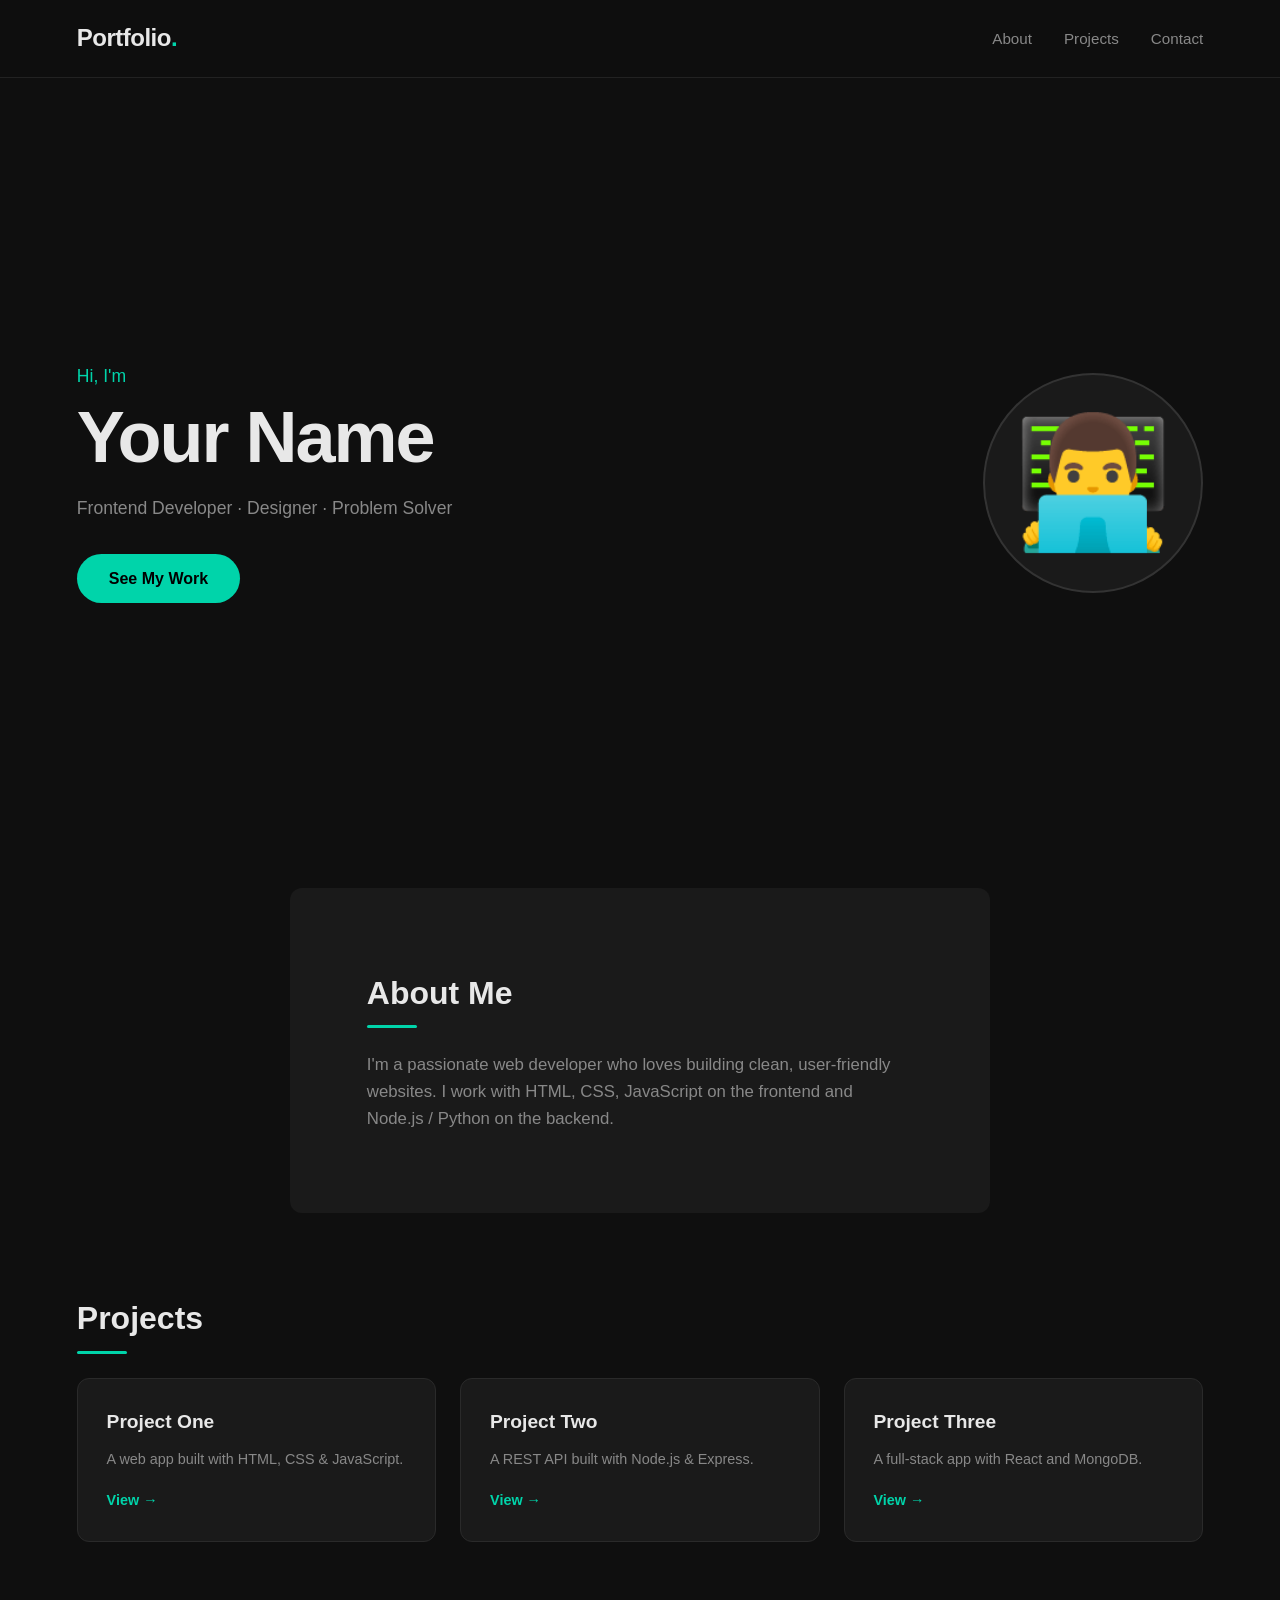
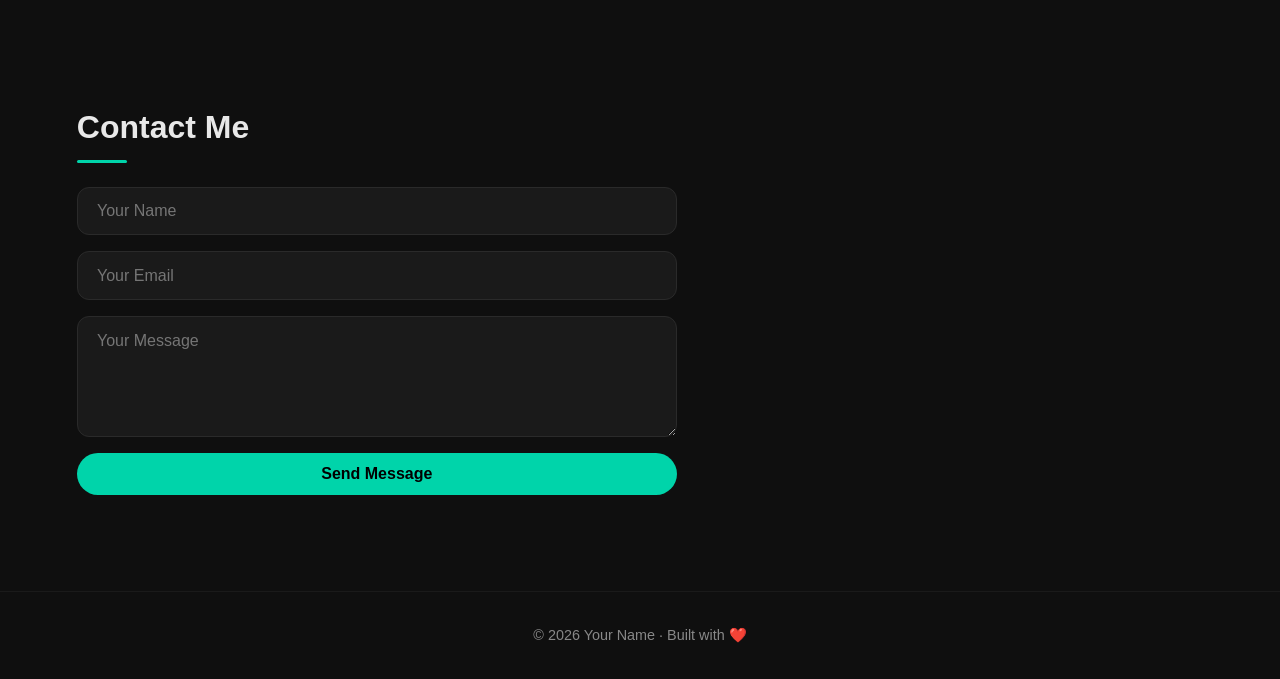
<file: frontend/index.html>
<!DOCTYPE html>
<html lang="en">
<head>
  <meta charset="UTF-8" />
  <meta name="viewport" content="width=device-width, initial-scale=1.0"/>
  <title>My Portfolio</title>
  <link rel="stylesheet" href="style.css" />
</head>
<body>

  <!-- NAVBAR -->
  <nav class="navbar">
    <div class="logo">Portfolio<span>.</span></div>
    <ul class="nav-links">
      <li><a href="#about">About</a></li>
      <li><a href="#projects">Projects</a></li>
      <li><a href="#contact">Contact</a></li>
    </ul>
  </nav>

  <!-- HERO -->
  <section class="hero">
    <div class="hero-text">
      <p class="greeting">Hi, I'm</p>
      <h1>Your Name</h1>
      <p class="tagline">Frontend Developer · Designer · Problem Solver</p>
      <a href="#projects" class="btn">See My Work</a>
    </div>
    <div class="hero-img">
      <div class="avatar-placeholder">👨‍💻</div>
    </div>
  </section>

  <!-- ABOUT -->
  <section class="about" id="about">
    <h2>About Me</h2>
    <p>I'm a passionate web developer who loves building clean, user-friendly websites. I work with HTML, CSS, JavaScript on the frontend and Node.js / Python on the backend.</p>
  </section>

  <!-- PROJECTS -->
  <section class="projects" id="projects">
    <h2>Projects</h2>
    <div class="card-grid">
      <div class="card">
        <h3>Project One</h3>
        <p>A web app built with HTML, CSS & JavaScript.</p>
        <a href="#" class="btn-sm">View →</a>
      </div>
      <div class="card">
        <h3>Project Two</h3>
        <p>A REST API built with Node.js & Express.</p>
        <a href="#" class="btn-sm">View →</a>
      </div>
      <div class="card">
        <h3>Project Three</h3>
        <p>A full-stack app with React and MongoDB.</p>
        <a href="#" class="btn-sm">View →</a>
      </div>
    </div>
  </section>

  <!-- CONTACT -->
  <section class="contact" id="contact">
    <h2>Contact Me</h2>
    <form id="contactForm">
      <input type="text" id="name" placeholder="Your Name" required />
      <input type="email" id="email" placeholder="Your Email" required />
      <textarea id="message" rows="5" placeholder="Your Message" required></textarea>
      <button type="submit" class="btn">Send Message</button>
      <p id="formStatus"></p>
    </form>
  </section>

  <!-- FOOTER -->
  <footer>
    <p>© 2026 Your Name · Built with ❤️</p>
  </footer>

  <script src="script.js"></script>
</body>
</html>
</file>
<file: frontend/style.css>
/* ===== RESET & BASE ===== */
* { margin: 0; padding: 0; box-sizing: border-box; }

:root {
  --bg: #0f0f0f;
  --surface: #1a1a1a;
  --accent: #00d4aa;
  --text: #e8e8e8;
  --muted: #888;
  --radius: 12px;
}

body {
  background: var(--bg);
  color: var(--text);
  font-family: 'Segoe UI', sans-serif;
  line-height: 1.6;
}

/* ===== NAVBAR ===== */
.navbar {
  display: flex;
  justify-content: space-between;
  align-items: center;
  padding: 1.2rem 6%;
  position: sticky;
  top: 0;
  background: rgba(15,15,15,0.95);
  backdrop-filter: blur(10px);
  border-bottom: 1px solid #222;
  z-index: 100;
}

.logo {
  font-size: 1.5rem;
  font-weight: 700;
  letter-spacing: -0.5px;
}
.logo span { color: var(--accent); }

.nav-links {
  list-style: none;
  display: flex;
  gap: 2rem;
}
.nav-links a {
  color: var(--muted);
  text-decoration: none;
  font-size: 0.95rem;
  transition: color 0.2s;
}
.nav-links a:hover { color: var(--accent); }

/* ===== HERO ===== */
.hero {
  min-height: 90vh;
  display: flex;
  align-items: center;
  justify-content: space-between;
  padding: 4rem 6%;
  gap: 2rem;
}

.hero-text { max-width: 540px; }
.greeting { color: var(--accent); font-size: 1.1rem; margin-bottom: 0.5rem; }

.hero-text h1 {
  font-size: clamp(2.5rem, 6vw, 4.5rem);
  font-weight: 800;
  letter-spacing: -2px;
  line-height: 1.1;
  margin-bottom: 1rem;
}

.tagline {
  color: var(--muted);
  font-size: 1.1rem;
  margin-bottom: 2rem;
}

.btn {
  display: inline-block;
  background: var(--accent);
  color: #000;
  padding: 0.75rem 2rem;
  border-radius: 50px;
  font-weight: 700;
  text-decoration: none;
  border: none;
  cursor: pointer;
  font-size: 1rem;
  transition: transform 0.2s, opacity 0.2s;
}
.btn:hover { transform: translateY(-2px); opacity: 0.9; }

.avatar-placeholder {
  font-size: 8rem;
  background: var(--surface);
  border: 2px solid #333;
  border-radius: 50%;
  width: 220px;
  height: 220px;
  display: flex;
  align-items: center;
  justify-content: center;
}

/* ===== SECTIONS ===== */
section {
  padding: 5rem 6%;
}

section h2 {
  font-size: 2rem;
  font-weight: 700;
  margin-bottom: 1.5rem;
  position: relative;
}
section h2::after {
  content: '';
  display: block;
  width: 50px;
  height: 3px;
  background: var(--accent);
  margin-top: 0.4rem;
  border-radius: 2px;
}

.about { background: var(--surface); border-radius: var(--radius); max-width: 700px; margin: 0 auto; }
.about p { color: var(--muted); font-size: 1.05rem; }

/* ===== CARDS ===== */
.card-grid {
  display: grid;
  grid-template-columns: repeat(auto-fit, minmax(260px, 1fr));
  gap: 1.5rem;
  margin-top: 1rem;
}

.card {
  background: var(--surface);
  border: 1px solid #2a2a2a;
  border-radius: var(--radius);
  padding: 1.8rem;
  transition: border-color 0.2s, transform 0.2s;
}
.card:hover { border-color: var(--accent); transform: translateY(-4px); }
.card h3 { font-size: 1.2rem; margin-bottom: 0.6rem; }
.card p { color: var(--muted); font-size: 0.9rem; margin-bottom: 1rem; }

.btn-sm {
  color: var(--accent);
  text-decoration: none;
  font-weight: 600;
  font-size: 0.9rem;
}

/* ===== CONTACT ===== */
#contactForm {
  display: flex;
  flex-direction: column;
  gap: 1rem;
  max-width: 600px;
}

#contactForm input,
#contactForm textarea {
  background: var(--surface);
  border: 1px solid #2a2a2a;
  border-radius: var(--radius);
  padding: 0.9rem 1.2rem;
  color: var(--text);
  font-size: 1rem;
  font-family: inherit;
  outline: none;
  transition: border-color 0.2s;
}
#contactForm input:focus,
#contactForm textarea:focus { border-color: var(--accent); }

#formStatus { color: var(--accent); font-size: 0.9rem; }

/* ===== FOOTER ===== */
footer {
  text-align: center;
  padding: 2rem;
  color: var(--muted);
  border-top: 1px solid #1a1a1a;
  font-size: 0.9rem;
}

/* ===== RESPONSIVE ===== */
@media (max-width: 768px) {
  .hero { flex-direction: column; text-align: center; }
  .avatar-placeholder { width: 150px; height: 150px; font-size: 5rem; }
  .nav-links { gap: 1rem; }
}
</file>
